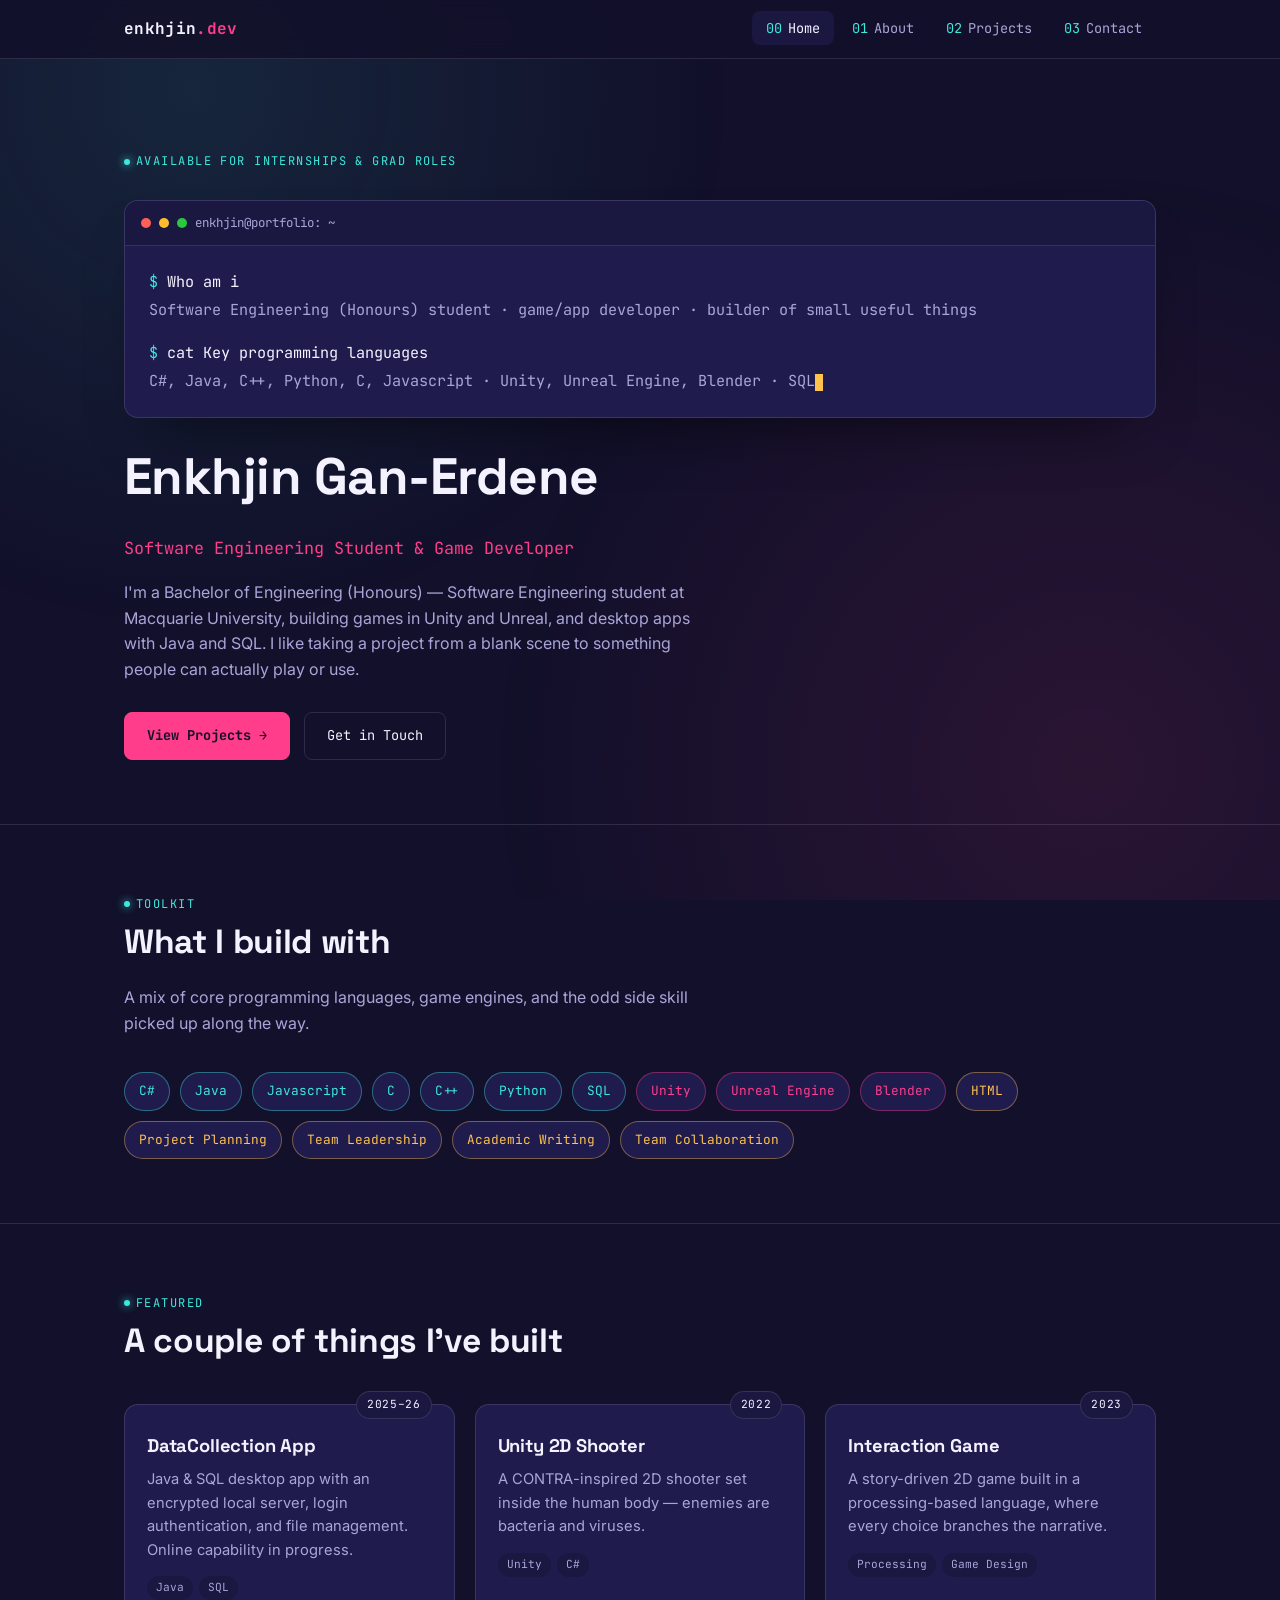
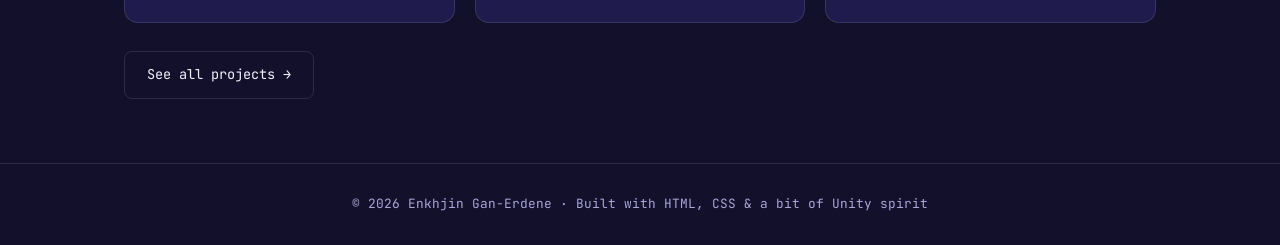
<file: index.html>
<!DOCTYPE html>
<html lang="en">
<head>
<meta charset="UTF-8">
<meta name="viewport" content="width=device-width, initial-scale=1.0">
<title>Enkhjin Gan-Erdene — Software Engineer</title>
<meta name="description" content="Portfolio and CV of Enkhjin Gan-Erdene, Software Engineering student and game developer.">
<link rel="preconnect" href="https://fonts.googleapis.com">
<link href="https://fonts.googleapis.com/css2?family=Space+Grotesk:wght@500;700&family=Inter:wght@400;500;600&family=JetBrains+Mono:wght@400;500;700&display=swap" rel="stylesheet">
<link rel="stylesheet" href="style.css">
</head>
<body>

<nav class="hud">
  <div class="hud-inner">
    <a class="hud-logo" href="index.html">enkhjin<span>.dev</span></a>
    <ul class="hud-links">
      <li><a href="index.html" aria-current="page"><span class="idx">00</span>Home</a></li>
      <li><a href="about.html"><span class="idx">01</span>About</a></li>
      <li><a href="projects.html"><span class="idx">02</span>Projects</a></li>
      <li><a href="contact.html"><span class="idx">03</span>Contact</a></li>
    </ul>
  </div>
</nav>

<header class="hero">
  <div class="wrap">
    <span class="eyebrow">Available for internships &amp; grad roles</span>

    <div class="terminal">
      <div class="terminal-bar">
        <span class="dot r"></span><span class="dot y"></span><span class="dot g"></span>
        <span>enkhjin@portfolio: ~</span>
      </div>
      <div class="terminal-body">
        <div><span class="prompt">$</span> <span class="cmd">Who am i</span></div>
        <div class="out">Software Engineering (Honours) student · game/app developer · builder of small useful things</div>
        <div><span class="prompt">$</span> <span class="cmd">cat</span> Key programming languages</div>
        <div class="out">C#, Java, C++, Python, C, Javascript · Unity, Unreal Engine, Blender · SQL<span class="cursor"></span></div>
      </div>
    </div>

    <h1 class="hero-name">Enkhjin Gan-Erdene</h1>
    <p class="hero-title">Software Engineering Student &amp; Game Developer</p>
    <p class="hero-lede">
      I'm a Bachelor of Engineering (Honours) — Software Engineering student at Macquarie University,
      building games in Unity and Unreal, and desktop apps with Java and SQL. I like taking a project
      from a blank scene to something people can actually play or use.
    </p>

    <div class="btn-row">
      <a class="btn btn-primary" href="projects.html">View Projects →</a>
      <a class="btn btn-ghost" href="contact.html">Get in Touch</a>
    </div>
  </div>
</header>

<section class="section">
  <div class="wrap">
    <div class="section-head">
      <span class="eyebrow">Toolkit</span>
      <h2>What I build with</h2>
      <p>A mix of core programming languages, game engines, and the odd side skill picked up along the way.</p>
    </div>

    <div class="chip-row">
      <span class="chip cyan">C#</span>
      <span class="chip cyan">Java</span>
      <span class="chip cyan">Javascript</span>
      <span class="chip cyan">C</span>
      <span class="chip cyan">C++</span>
      <span class="chip cyan">Python</span>
      <span class="chip cyan">SQL</span>
      <span class="chip magenta">Unity</span>
      <span class="chip magenta">Unreal Engine</span>
      <span class="chip magenta">Blender</span>
      <span class="chip amber">HTML</span>
      <span class="chip amber">Project Planning</span>
      <span class="chip amber">Team Leadership</span>
      <span class="chip amber">Academic Writing</span>
      <span class="chip amber">Team Collaboration</span>
    </div>
  </div>
</section>

<section class="section">
  <div class="wrap">
    <div class="section-head">
      <span class="eyebrow">Featured</span>
      <h2>A couple of things I've built</h2>
    </div>

    <div class="grid">
      <div class="card">
        <span class="card-tag">2025–26</span>
        <h3>DataCollection App</h3>
        <p>Java &amp; SQL desktop app with an encrypted local server, login authentication, and file management. Online capability in progress.</p>
        <div class="card-tags"><span class="tag-sm">Java</span><span class="tag-sm">SQL</span></div>
      </div>
      <div class="card">
        <span class="card-tag">2022</span>
        <h3>Unity 2D Shooter</h3>
        <p>A CONTRA-inspired 2D shooter set inside the human body — enemies are bacteria and viruses.</p>
        <div class="card-tags"><span class="tag-sm">Unity</span><span class="tag-sm">C#</span></div>
      </div>
      <div class="card">
        <span class="card-tag">2023</span>
        <h3>Interaction Game</h3>
        <p>A story-driven 2D game built in a processing-based language, where every choice branches the narrative.</p>
        <div class="card-tags"><span class="tag-sm">Processing</span><span class="tag-sm">Game Design</span></div>
      </div>
    </div>

    <div style="margin-top: 28px;">
      <a class="btn btn-ghost" href="projects.html">See all projects →</a>
    </div>
  </div>
</section>

<footer class="site-footer">
  <div class="wrap">© 2026 Enkhjin Gan-Erdene · Built with HTML, CSS &amp; a bit of Unity spirit</div>
</footer>

</body>
</html>
</file>
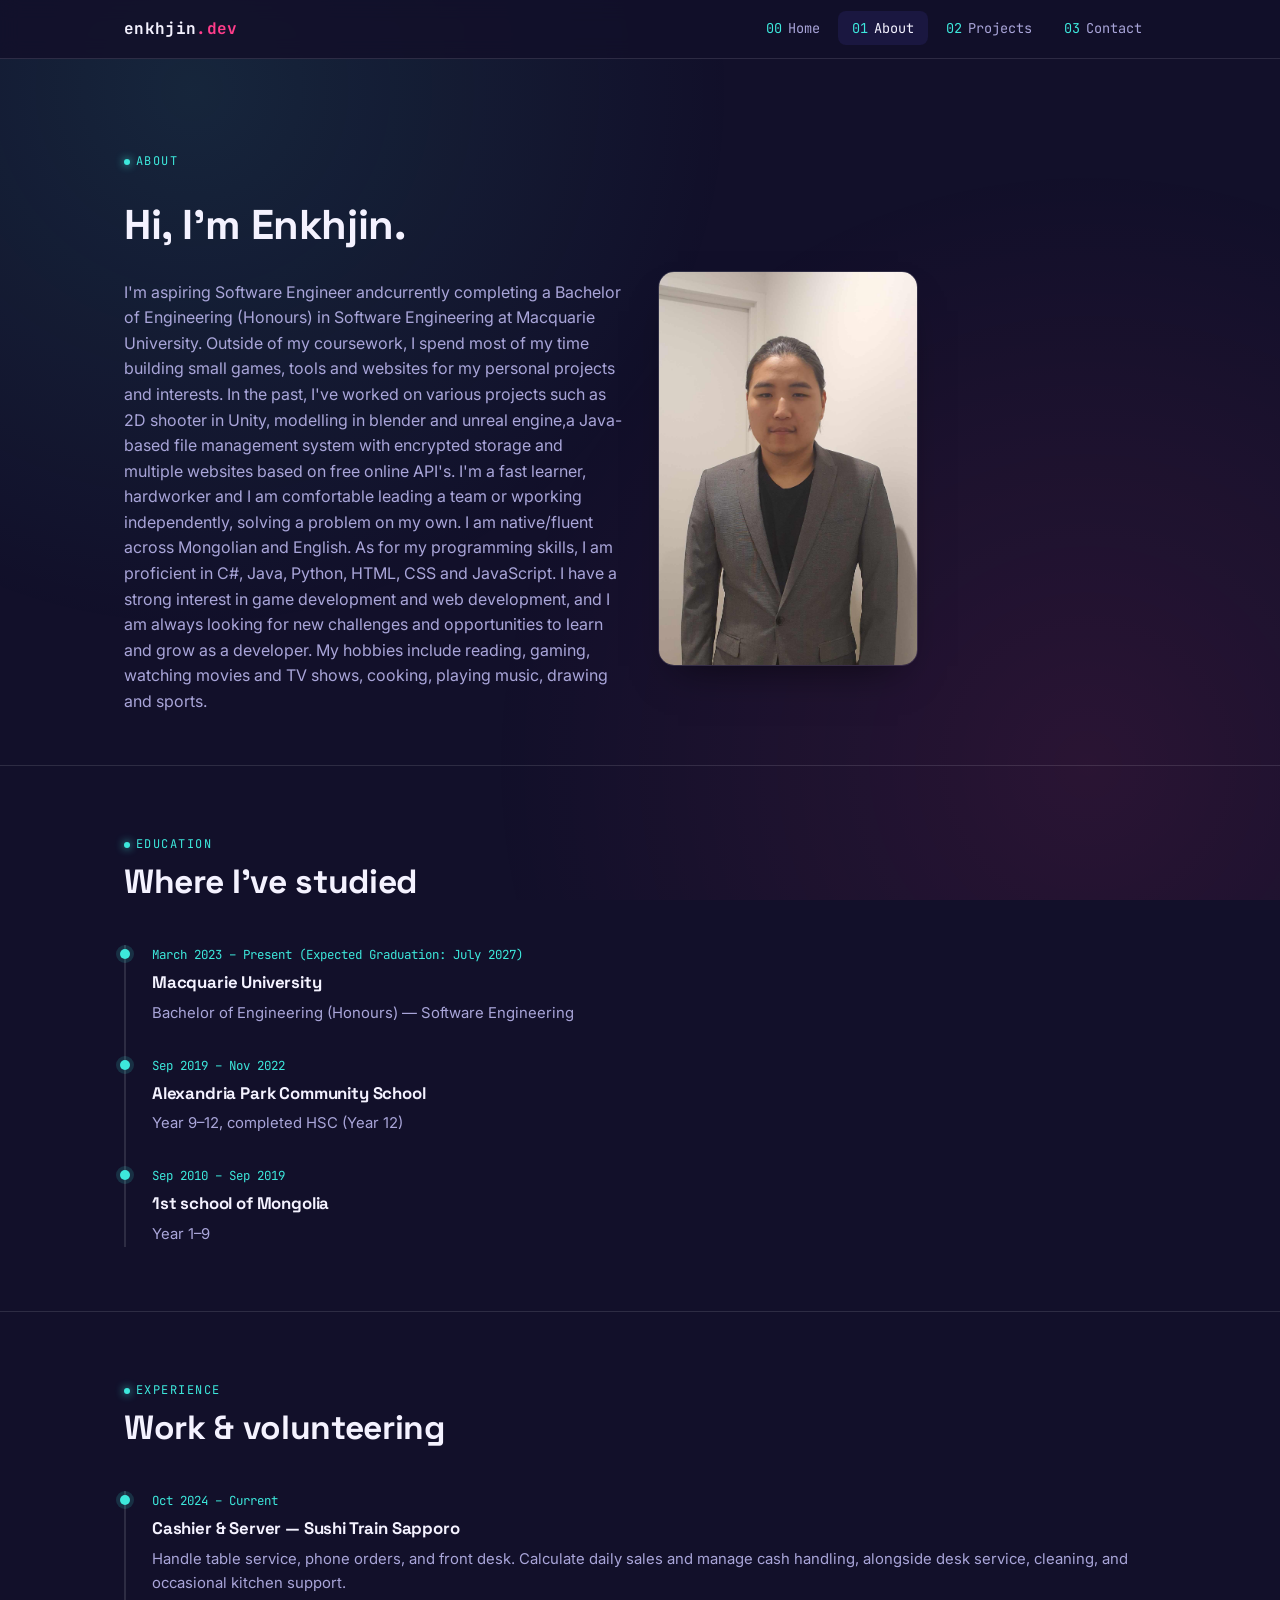
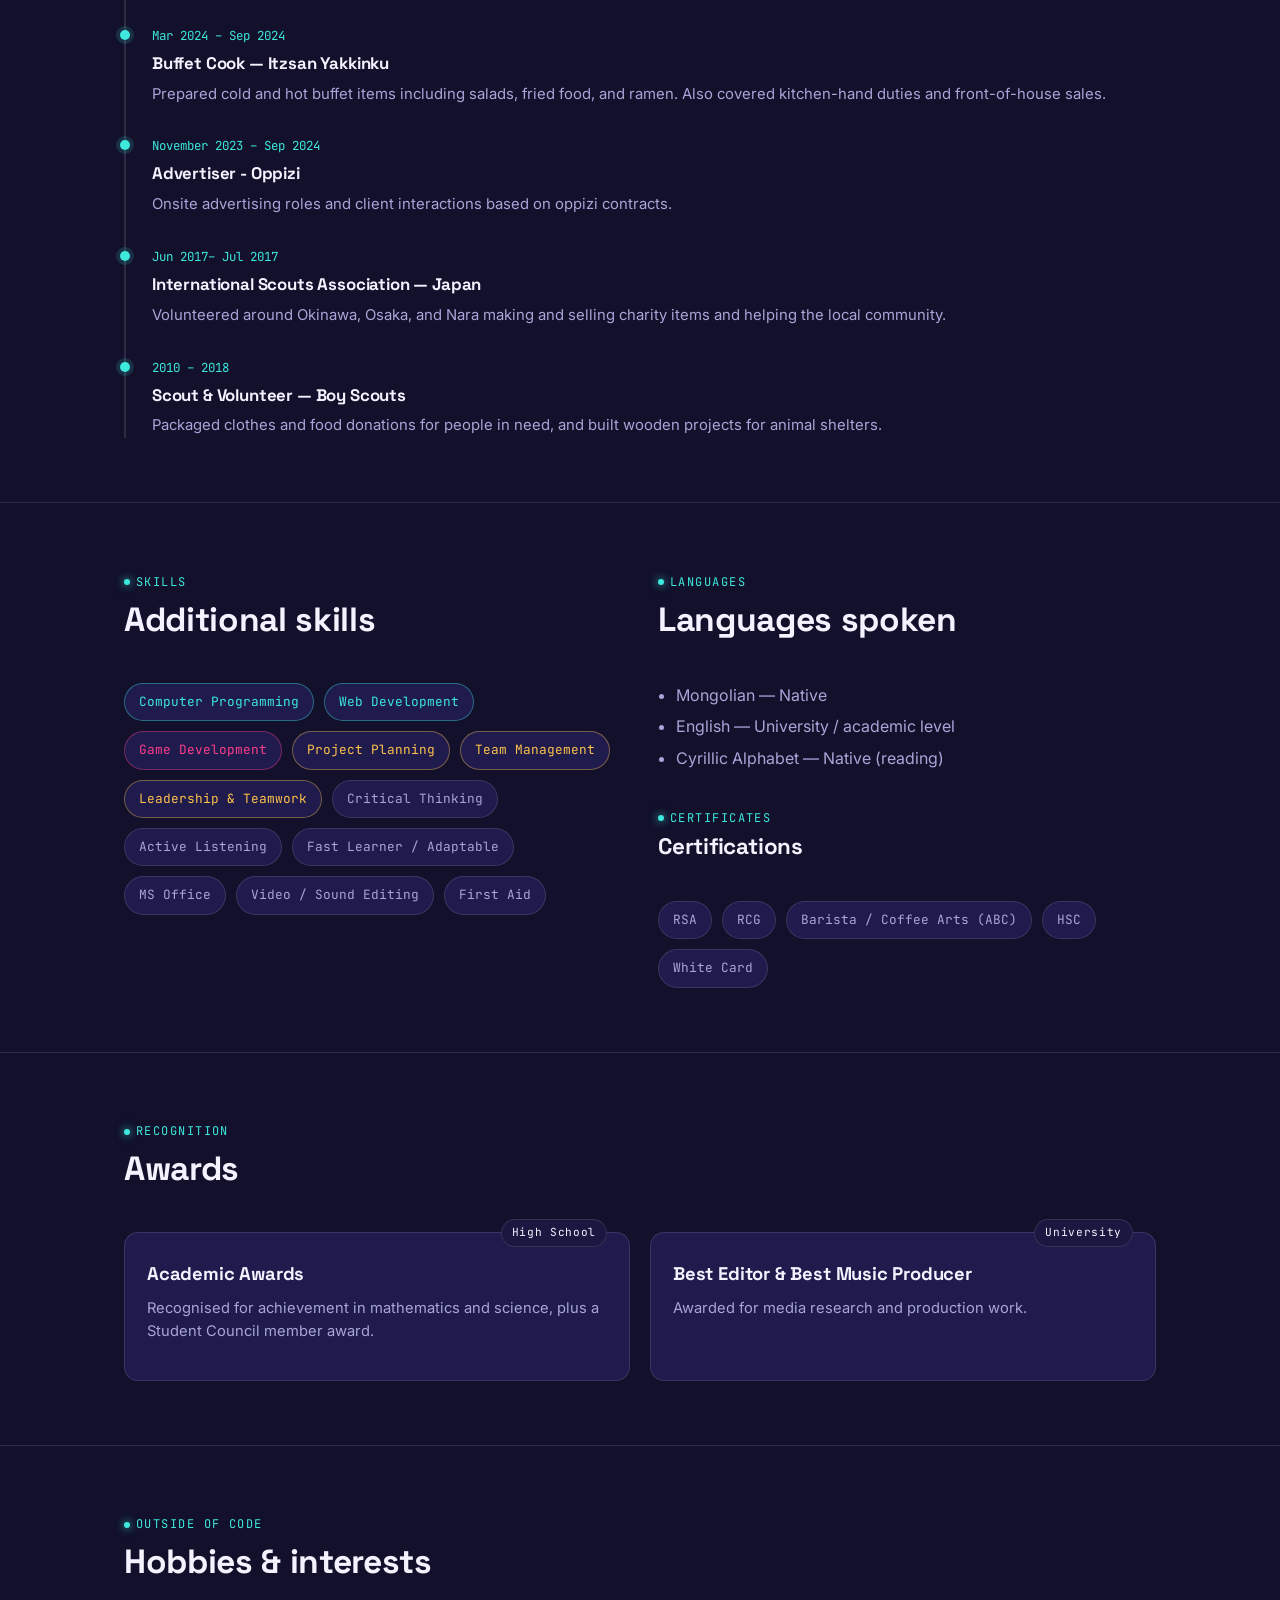
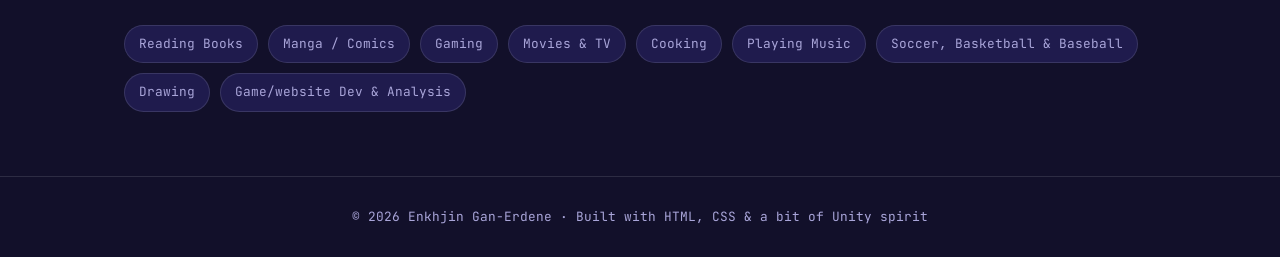
<file: about.html>
<!DOCTYPE html>
<html lang="en">
<head>
<meta charset="UTF-8">
<meta name="viewport" content="width=device-width, initial-scale=1.0">
<title>About — Enkhjin Gan-Erdene</title>
<link rel="preconnect" href="https://fonts.googleapis.com">
<link href="https://fonts.googleapis.com/css2?family=Space+Grotesk:wght@500;700&family=Inter:wght@400;500;600&family=JetBrains+Mono:wght@400;500;700&display=swap" rel="stylesheet">
<link rel="stylesheet" href="style.css">
</head>
<body>

<nav class="hud">
  <div class="hud-inner">
    <a class="hud-logo" href="index.html">enkhjin<span>.dev</span></a>
    <ul class="hud-links">
      <li><a href="index.html"><span class="idx">00</span>Home</a></li>
      <li><a href="about.html" aria-current="page"><span class="idx">01</span>About</a></li>
      <li><a href="projects.html"><span class="idx">02</span>Projects</a></li>
      <li><a href="contact.html"><span class="idx">03</span>Contact</a></li>
    </ul>
  </div>
</nav>

<header class="hero" style="padding-bottom: 20px;">
  <div class="wrap">
    <span class="eyebrow">About</span>
    <div class="cols-2" style="margin-top: 20px; align-items: center;">
      <div>
        <h1 style="font-size: clamp(1.8rem, 4vw, 2.6rem);">Hi, I'm Enkhjin.</h1>
        <p class="hero-lede">
          I'm aspiring Software Engineer andcurrently completing a Bachelor of Engineering (Honours) in Software Engineering
          at Macquarie University. Outside of my coursework, I spend most of my time building small games, tools and websites for my personal projects and interests.
          In the past, I've worked on various projects such as 2D shooter in Unity, modelling in blender and unreal engine,a Java-based file management system
          with encrypted storage and multiple websites based on free online API's. I'm a fast learner, hardworker and I am comfortable leading a team or wporking independently,
          solving a problem on my own. I am native/fluent across Mongolian and English. As for my programming skills, I am proficient in C#, Java, Python, HTML, CSS and JavaScript.
          I have a strong interest in game development and web development, and I am always looking for new challenges and opportunities to learn and grow as a developer.
          My hobbies include reading, gaming, watching movies and TV shows, cooking, playing music, drawing and sports.
        </p>
      </div>
      <img class="about-photo" src="profile.jpg" alt="Portrait of Enkhjin Gan-Erdene">
    </div>
  </div>
</header>

<section class="section">
  <div class="wrap">
    <div class="section-head">
      <span class="eyebrow">Education</span>
      <h2>Where I've studied</h2>
    </div>
    <div class="timeline">
      <div class="timeline-item">
        <span class="timeline-date">March 2023 – Present (Expected Graduation: July 2027)</span>
        <h3>Macquarie University</h3>
        <p>Bachelor of Engineering (Honours) — Software Engineering</p>
      </div>
      <div class="timeline-item">
        <span class="timeline-date">Sep 2019 – Nov 2022</span>
        <h3>Alexandria Park Community School</h3>
        <p>Year 9–12, completed HSC (Year 12)</p>
      </div>
      <div class="timeline-item">
        <span class="timeline-date">Sep 2010 – Sep 2019</span>
        <h3>1st school of Mongolia</h3>
        <p>Year 1–9</p>
      </div>
    </div>
  </div>
</section>

<section class="section">
  <div class="wrap">
    <div class="section-head">
      <span class="eyebrow">Experience</span>
      <h2>Work &amp; volunteering</h2>
    </div>
    <div class="timeline">
      <div class="timeline-item">
        <span class="timeline-date">Oct 2024 – Current</span>
        <h3>Cashier &amp; Server — Sushi Train Sapporo</h3>
        <p>Handle table service, phone orders, and front desk. Calculate daily sales and manage cash handling, alongside desk service, cleaning, and occasional kitchen support.</p>
      </div>
      <div class="timeline-item">
        <span class="timeline-date">Mar 2024 – Sep 2024</span>
        <h3>Buffet Cook — Itzsan Yakkinku</h3>
        <p>Prepared cold and hot buffet items including salads, fried food, and ramen. Also covered kitchen-hand duties and front-of-house sales.</p>
      </div>
      <div class="timeline-item">
        <span class="timeline-date">November 2023 – Sep 2024</span>
        <h3>Advertiser - Oppizi</h3>
        <p>Onsite advertising roles and client interactions based on oppizi contracts.</p>
      </div>
      <div class="timeline-item">
        <span class="timeline-date">Jun 2017– Jul 2017</span>
        <h3>International Scouts Association — Japan</h3>
        <p>Volunteered around Okinawa, Osaka, and Nara making and selling charity items and helping the local community.</p>
      </div>
      <div class="timeline-item">
        <span class="timeline-date">2010 – 2018</span>
        <h3>Scout &amp; Volunteer — Boy Scouts</h3>
        <p>Packaged clothes and food donations for people in need, and built wooden projects for animal shelters.</p>
      </div>
    </div>
  </div>
</section>

<section class="section">
  <div class="wrap">
    <div class="cols-2">
      <div>
        <div class="section-head">
          <span class="eyebrow">Skills</span>
          <h2>Additional skills</h2>
        </div>
        <div class="chip-row">
          <span class="chip cyan">Computer Programming</span>
          <span class="chip cyan">Web Development</span>
          <span class="chip magenta">Game Development</span>
          <span class="chip amber">Project Planning</span>
          <span class="chip amber">Team Management</span>
          <span class="chip amber">Leadership &amp; Teamwork</span>
          <span class="chip">Critical Thinking</span>
          <span class="chip">Active Listening</span>
          <span class="chip">Fast Learner / Adaptable</span>
          <span class="chip">MS Office</span>
          <span class="chip">Video / Sound Editing</span>
          <span class="chip">First Aid</span>
        </div>
      </div>
      <div>
        <div class="section-head">
          <span class="eyebrow">Languages</span>
          <h2>Languages spoken</h2>
        </div>
        <ul class="plain">
          <li>Mongolian — Native</li>
          <li>English — University / academic level</li>
          <li>Cyrillic Alphabet — Native (reading)</li>
        </ul>

        <div class="section-head" style="margin-top: 32px;">
          <span class="eyebrow">Certificates</span>
          <h2 style="font-size: 1.4rem;">Certifications</h2>
        </div>
        <div class="chip-row">
          <span class="chip">RSA</span>
          <span class="chip">RCG</span>
          <span class="chip">Barista / Coffee Arts (ABC)</span>
          <span class="chip">HSC</span>
          <span class="chip">White Card</span>
        </div>
      </div>
    </div>
  </div>
</section>

<section class="section">
  <div class="wrap">
    <div class="section-head">
      <span class="eyebrow">Recognition</span>
      <h2>Awards</h2>
    </div>
    <div class="grid">
      <div class="card">
        <span class="card-tag">High School</span>
        <h3>Academic Awards</h3>
        <p>Recognised for achievement in mathematics and science, plus a Student Council member award.</p>
      </div>
      <div class="card">
        <span class="card-tag">University</span>
        <h3>Best Editor &amp; Best Music Producer</h3>
        <p>Awarded for media research and production work.</p>
      </div>
    </div>
  </div>
</section>

<section class="section">
  <div class="wrap">
    <div class="section-head">
      <span class="eyebrow">Outside of code</span>
      <h2>Hobbies &amp; interests</h2>
    </div>
    <div class="chip-row">
      <span class="chip">Reading Books</span>
      <span class="chip">Manga / Comics</span>
      <span class="chip">Gaming</span>
      <span class="chip">Movies &amp; TV</span>
      <span class="chip">Cooking</span>
      <span class="chip">Playing Music</span>
      <span class="chip">Soccer, Basketball &amp; Baseball</span>
      <span class="chip">Drawing</span>
      <span class="chip">Game/website Dev &amp; Analysis</span>
    </div>
  </div>
</section>

<footer class="site-footer">
  <div class="wrap">© 2026 Enkhjin Gan-Erdene · Built with HTML, CSS &amp; a bit of Unity spirit</div>
</footer>

</body>
</html>
</file>
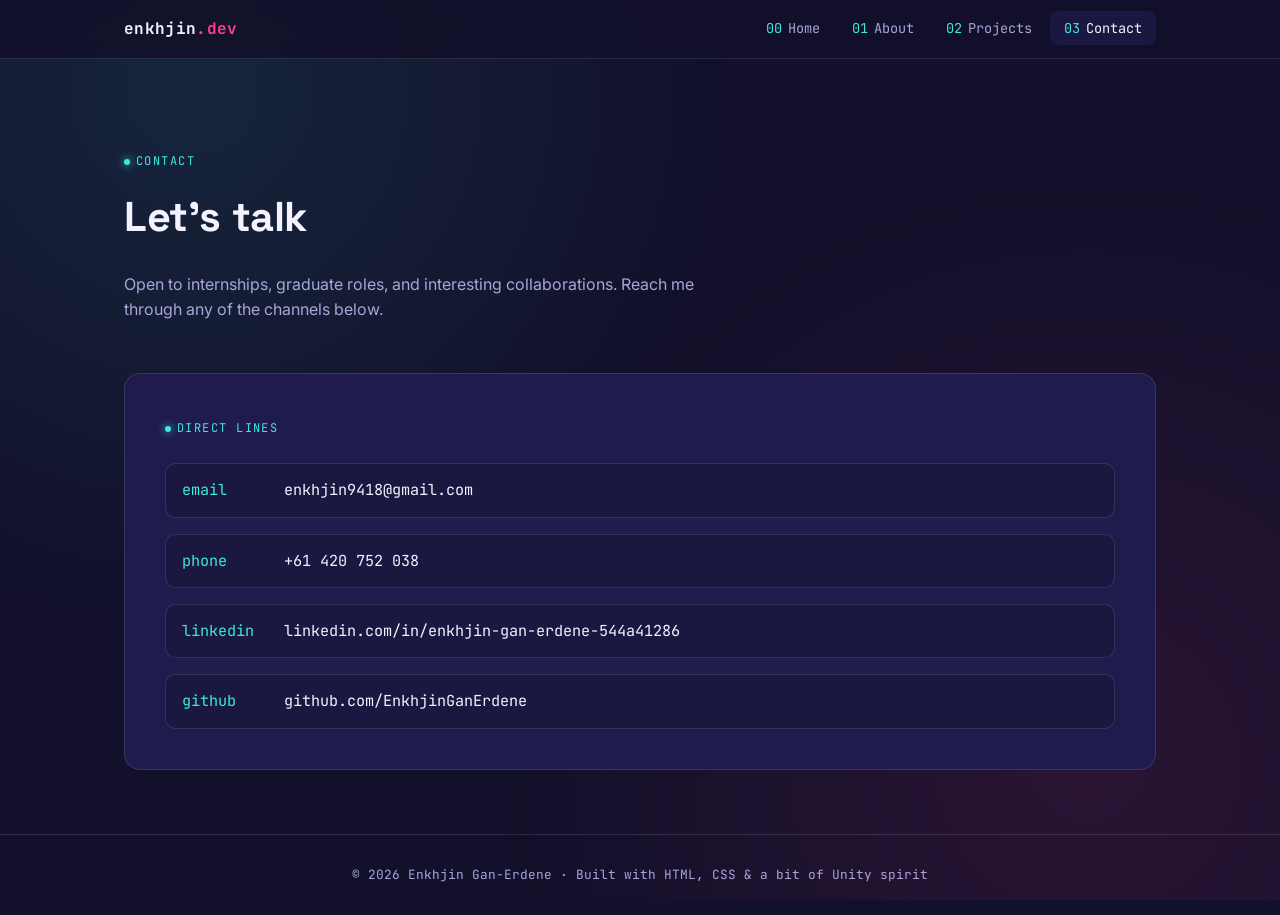
<file: contact.html>
<!DOCTYPE html>
<html lang="en">
<head>
<meta charset="UTF-8">
<meta name="viewport" content="width=device-width, initial-scale=1.0">
<title>Contact — Enkhjin Gan-Erdene</title>
<link rel="preconnect" href="https://fonts.googleapis.com">
<link href="https://fonts.googleapis.com/css2?family=Space+Grotesk:wght@500;700&family=Inter:wght@400;500;600&family=JetBrains+Mono:wght@400;500;700&display=swap" rel="stylesheet">
<link rel="stylesheet" href="style.css">
</head>
<body>

<nav class="hud">
  <div class="hud-inner">
    <a class="hud-logo" href="index.html">enkhjin<span>.dev</span></a>
    <ul class="hud-links">
      <li><a href="index.html"><span class="idx">00</span>Home</a></li>
      <li><a href="about.html"><span class="idx">01</span>About</a></li>
      <li><a href="projects.html"><span class="idx">02</span>Projects</a></li>
      <li><a href="contact.html" aria-current="page"><span class="idx">03</span>Contact</a></li>
    </ul>
  </div>
</nav>

<header class="hero" style="padding-bottom: 20px;">
  <div class="wrap">
    <span class="eyebrow">Contact</span>
    <h1 style="font-size: clamp(1.8rem, 4vw, 2.6rem); margin-top: 12px;">Let's talk</h1>
    <p class="hero-lede">Open to internships, graduate roles, and interesting collaborations. Reach me through any of the channels below.</p>
  </div>
</header>

<section class="section" style="border-top: none; padding-top: 0;">
  <div class="wrap">
    <div class="contact-card">
      <span class="eyebrow">Direct lines</span>
      <ul class="contact-list">
        <li><span class="k">email</span> <a href="mailto:enkhjin9418@gmail.com">enkhjin9418@gmail.com</a></li>
        <li><span class="k">phone</span> <a href="tel:+61420752038">+61 420 752 038</a></li>
        <li><span class="k">linkedin</span> <a href="https://www.linkedin.com/in/enkhjin-gan-erdene-544a41286" target="_blank" rel="noopener">linkedin.com/in/enkhjin-gan-erdene-544a41286</a></li>
        <li><span class="k">github</span> <a href="https://github.com/EnkhjinGanErdene" target="_blank" rel="noopener">github.com/EnkhjinGanErdene</a></li>
      </ul>
    </div>
  </div>
</section>

<footer class="site-footer">
  <div class="wrap">© 2026 Enkhjin Gan-Erdene · Built with HTML, CSS &amp; a bit of Unity spirit</div>
</footer>

</body>
</html>
</file>
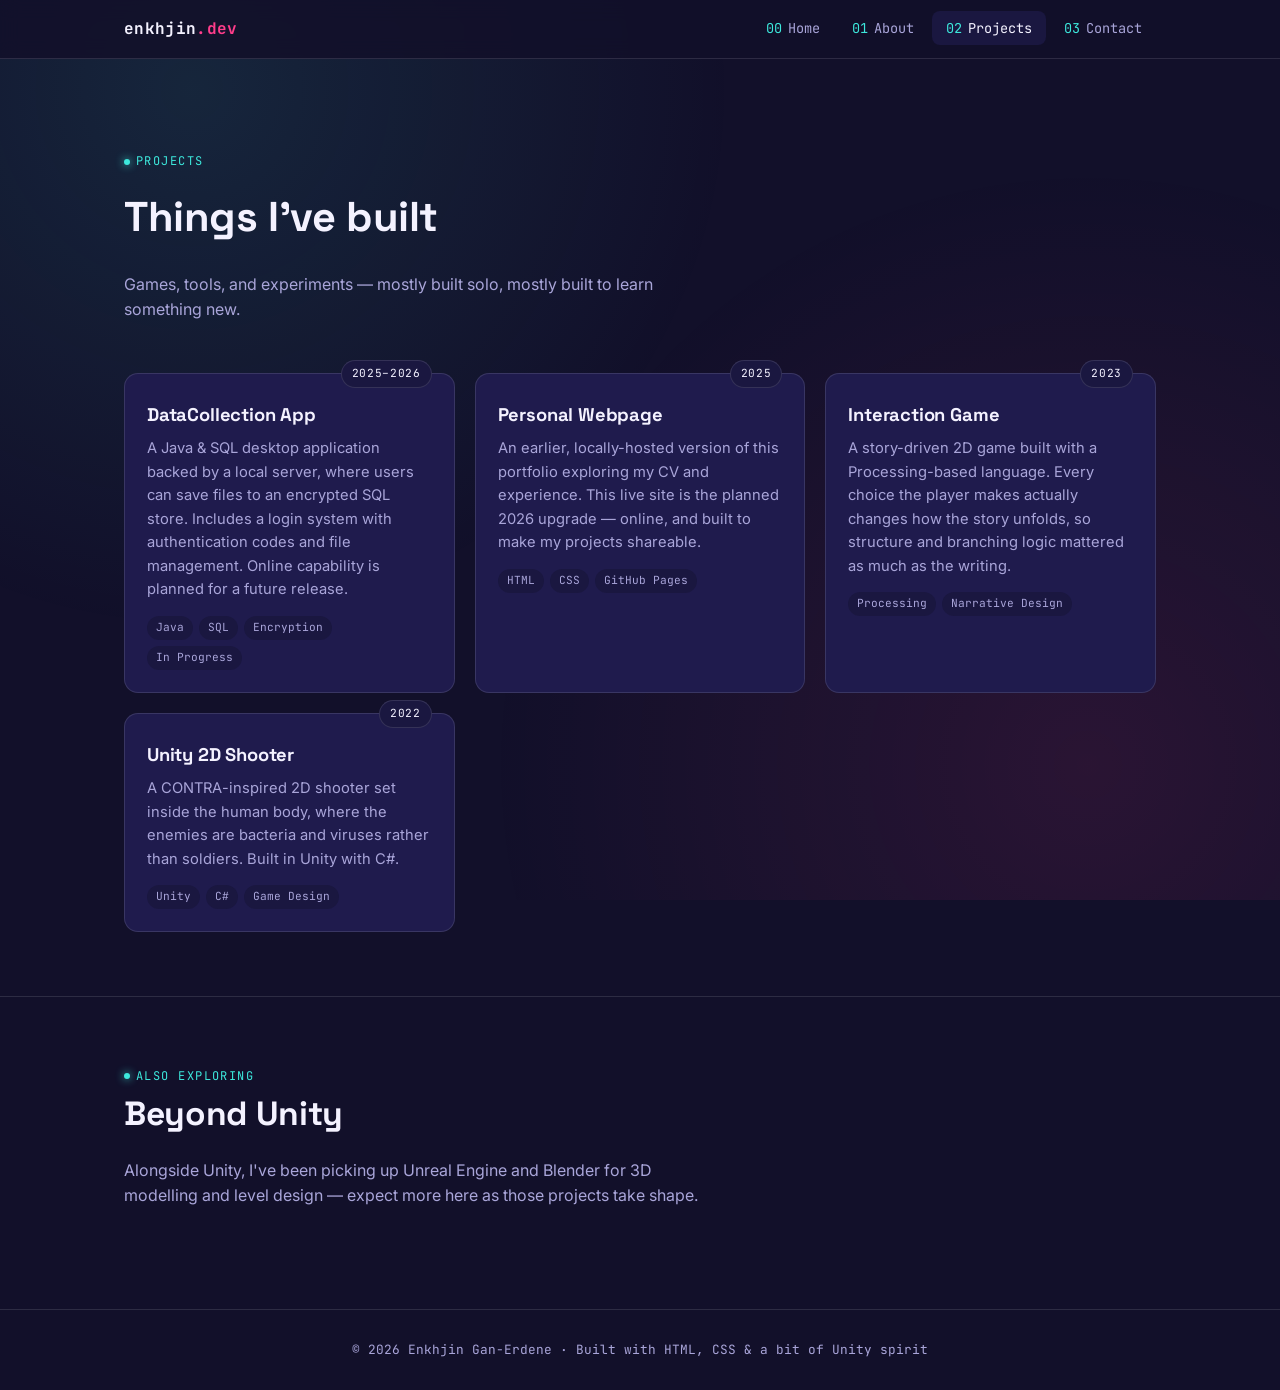
<file: projects.html>
<!DOCTYPE html>
<html lang="en">
<head>
<meta charset="UTF-8">
<meta name="viewport" content="width=device-width, initial-scale=1.0">
<title>Projects — Enkhjin Gan-Erdene</title>
<link rel="preconnect" href="https://fonts.googleapis.com">
<link href="https://fonts.googleapis.com/css2?family=Space+Grotesk:wght@500;700&family=Inter:wght@400;500;600&family=JetBrains+Mono:wght@400;500;700&display=swap" rel="stylesheet">
<link rel="stylesheet" href="style.css">
</head>
<body>

<nav class="hud">
  <div class="hud-inner">
    <a class="hud-logo" href="index.html">enkhjin<span>.dev</span></a>
    <ul class="hud-links">
      <li><a href="index.html"><span class="idx">00</span>Home</a></li>
      <li><a href="about.html"><span class="idx">01</span>About</a></li>
      <li><a href="projects.html" aria-current="page"><span class="idx">02</span>Projects</a></li>
      <li><a href="contact.html"><span class="idx">03</span>Contact</a></li>
    </ul>
  </div>
</nav>

<header class="hero" style="padding-bottom: 20px;">
  <div class="wrap">
    <span class="eyebrow">Projects</span>
    <h1 style="font-size: clamp(1.8rem, 4vw, 2.6rem); margin-top: 12px;">Things I've built</h1>
    <p class="hero-lede">Games, tools, and experiments — mostly built solo, mostly built to learn something new.</p>
  </div>
</header>

<section class="section" style="border-top: none; padding-top: 0;">
  <div class="wrap">
    <div class="grid">

      <div class="card">
        <span class="card-tag">2025–2026</span>
        <h3>DataCollection App</h3>
        <p>A Java &amp; SQL desktop application backed by a local server, where users can save files to an encrypted SQL store. Includes a login system with authentication codes and file management. Online capability is planned for a future release.</p>
        <div class="card-tags">
          <span class="tag-sm">Java</span>
          <span class="tag-sm">SQL</span>
          <span class="tag-sm">Encryption</span>
          <span class="tag-sm">In Progress</span>
        </div>
      </div>

      <div class="card">
        <span class="card-tag">2025</span>
        <h3>Personal Webpage</h3>
        <p>An earlier, locally-hosted version of this portfolio exploring my CV and experience. This live site is the planned 2026 upgrade — online, and built to make my projects shareable.</p>
        <div class="card-tags">
          <span class="tag-sm">HTML</span>
          <span class="tag-sm">CSS</span>
          <span class="tag-sm">GitHub Pages</span>
        </div>
      </div>

      <div class="card">
        <span class="card-tag">2023</span>
        <h3>Interaction Game</h3>
        <p>A story-driven 2D game built with a Processing-based language. Every choice the player makes actually changes how the story unfolds, so structure and branching logic mattered as much as the writing.</p>
        <div class="card-tags">
          <span class="tag-sm">Processing</span>
          <span class="tag-sm">Narrative Design</span>
        </div>
      </div>

      <div class="card">
        <span class="card-tag">2022</span>
        <h3>Unity 2D Shooter</h3>
        <p>A CONTRA-inspired 2D shooter set inside the human body, where the enemies are bacteria and viruses rather than soldiers. Built in Unity with C#.</p>
        <div class="card-tags">
          <span class="tag-sm">Unity</span>
          <span class="tag-sm">C#</span>
          <span class="tag-sm">Game Design</span>
        </div>
      </div>

    </div>
  </div>
</section>

<section class="section">
  <div class="wrap">
    <div class="section-head">
      <span class="eyebrow">Also exploring</span>
      <h2>Beyond Unity</h2>
      <p>Alongside Unity, I've been picking up Unreal Engine and Blender for 3D modelling and level design — expect more here as those projects take shape.</p>
    </div>
  </div>
</section>

<footer class="site-footer">
  <div class="wrap">© 2026 Enkhjin Gan-Erdene · Built with HTML, CSS &amp; a bit of Unity spirit</div>
</footer>

</body>
</html>
</file>
<file: style.css>
/* ===== Design tokens ===== */
:root {
  --bg: #12102A;
  --bg-soft: #1A1740;
  --bg-card: #1F1B4D;
  --text: #F4F2FF;
  --text-dim: #A9A5D9;
  --cyan: #3DE8DC;
  --magenta: #FF3D8B;
  --amber: #FFC24B;
  --border: rgba(244, 242, 255, 0.12);

  --font-display: "Space Grotesk", sans-serif;
  --font-body: "Inter", sans-serif;
  --font-mono: "JetBrains Mono", monospace;
}

* { box-sizing: border-box; }

html { scroll-behavior: smooth; }

body {
  margin: 0;
  background: var(--bg);
  color: var(--text);
  font-family: var(--font-body);
  line-height: 1.6;
  -webkit-font-smoothing: antialiased;
}

body::before {
  content: "";
  position: fixed;
  inset: 0;
  z-index: -1;
  background:
    radial-gradient(circle at 15% 10%, rgba(61, 232, 220, 0.10), transparent 40%),
    radial-gradient(circle at 85% 85%, rgba(255, 61, 139, 0.10), transparent 45%);
}

a { color: inherit; text-decoration: none; }

img { max-width: 100%; display: block; }

h1, h2, h3 {
  font-family: var(--font-display);
  margin: 0 0 0.5em 0;
  letter-spacing: -0.01em;
}

.eyebrow {
  font-family: var(--font-mono);
  font-size: 0.75rem;
  letter-spacing: 0.12em;
  text-transform: uppercase;
  color: var(--cyan);
  display: inline-flex;
  align-items: center;
  gap: 0.5em;
}

.eyebrow::before {
  content: "";
  width: 6px;
  height: 6px;
  border-radius: 50%;
  background: var(--cyan);
  box-shadow: 0 0 8px var(--cyan);
}

.wrap {
  max-width: 1080px;
  margin: 0 auto;
  padding: 0 24px;
}

:focus-visible {
  outline: 2px solid var(--amber);
  outline-offset: 3px;
}

/* ===== Nav (HUD bar) ===== */
.hud {
  position: sticky;
  top: 0;
  z-index: 50;
  background: rgba(18, 16, 42, 0.85);
  backdrop-filter: blur(10px);
  border-bottom: 1px solid var(--border);
}

.hud-inner {
  max-width: 1080px;
  margin: 0 auto;
  padding: 16px 24px;
  display: flex;
  align-items: center;
  justify-content: space-between;
}

.hud-logo {
  font-family: var(--font-mono);
  font-weight: 700;
  font-size: 1rem;
  letter-spacing: 0.02em;
}

.hud-logo span { color: var(--magenta); }

.hud-links {
  display: flex;
  gap: 4px;
  list-style: none;
  margin: 0;
  padding: 0;
  font-family: var(--font-mono);
  font-size: 0.85rem;
}

.hud-links a {
  padding: 8px 14px;
  border-radius: 8px;
  color: var(--text-dim);
  transition: color 0.15s, background 0.15s;
}

.hud-links a:hover,
.hud-links a[aria-current="page"] {
  color: var(--text);
  background: var(--bg-soft);
}

.hud-links li:before {
  content: none;
}

.hud-links .idx {
  color: var(--cyan);
  margin-right: 6px;
}

.hud-toggle {
  display: none;
}

@media (max-width: 640px) {
  .hud-links { gap: 2px; }
  .hud-links a { padding: 8px 10px; font-size: 0.78rem; }
}

/* ===== Hero / terminal ===== */
.hero {
  padding: 88px 0 64px;
}

.terminal {
  background: var(--bg-card);
  border: 1px solid var(--border);
  border-radius: 14px;
  overflow: hidden;
  box-shadow: 0 30px 60px -30px rgba(0,0,0,0.6);
  margin-top: 28px;
}

.terminal-bar {
  display: flex;
  align-items: center;
  gap: 8px;
  padding: 12px 16px;
  background: var(--bg-soft);
  border-bottom: 1px solid var(--border);
  font-family: var(--font-mono);
  font-size: 0.78rem;
  color: var(--text-dim);
}

.dot { width: 10px; height: 10px; border-radius: 50%; }
.dot.r { background: #FF5F57; }
.dot.y { background: #FEBC2E; }
.dot.g { background: #28C840; }

.terminal-body {
  padding: 24px;
  font-family: var(--font-mono);
  font-size: 0.95rem;
}

.terminal-body .prompt { color: var(--cyan); }
.terminal-body .cmd { color: var(--text); }
.terminal-body .out { color: var(--text-dim); margin: 4px 0 18px; }
.terminal-body .out:last-child { margin-bottom: 0; }

.cursor {
  display: inline-block;
  width: 8px;
  height: 1.1em;
  background: var(--amber);
  vertical-align: text-bottom;
  animation: blink 1s steps(1) infinite;
}

@keyframes blink { 50% { opacity: 0; } }

@media (prefers-reduced-motion: reduce) {
  .cursor { animation: none; }
}

.hero-name {
  font-size: clamp(2.1rem, 5vw, 3.2rem);
  margin: 18px 0 6px;
}

.hero-title {
  font-family: var(--font-mono);
  color: var(--magenta);
  font-size: 1.05rem;
  margin-bottom: 18px;
}

.hero-lede {
  max-width: 60ch;
  color: var(--text-dim);
  margin-bottom: 30px;
}

.btn-row { display: flex; gap: 14px; flex-wrap: wrap; }

.btn {
  font-family: var(--font-mono);
  font-size: 0.85rem;
  padding: 12px 22px;
  border-radius: 8px;
  border: 1px solid var(--border);
  transition: transform 0.15s, border-color 0.15s, background 0.15s;
  display: inline-flex;
  align-items: center;
  gap: 8px;
}

.btn-primary {
  background: var(--magenta);
  color: #12102A;
  border-color: var(--magenta);
  font-weight: 700;
}

.btn-primary:hover { transform: translateY(-2px); }

.btn-ghost:hover {
  border-color: var(--cyan);
  color: var(--cyan);
  transform: translateY(-2px);
}

/* ===== Sections ===== */
.section {
  padding: 64px 0;
  border-top: 1px solid var(--border);
}

.section-head { margin-bottom: 36px; }

.section-head h2 { font-size: clamp(1.6rem, 3vw, 2.1rem); }

.section-head p { color: var(--text-dim); max-width: 60ch; }

/* Skill chips */
.chip-row {
  display: flex;
  flex-wrap: wrap;
  gap: 10px;
}

.chip {
  font-family: var(--font-mono);
  font-size: 0.8rem;
  padding: 8px 14px;
  border-radius: 999px;
  border: 1px solid var(--border);
  background: var(--bg-card);
  color: var(--text-dim);
}

.chip.cyan { border-color: rgba(61,232,220,0.4); color: var(--cyan); }
.chip.magenta { border-color: rgba(255,61,139,0.4); color: var(--magenta); }
.chip.amber { border-color: rgba(255,194,75,0.4); color: var(--amber); }

/* Cards grid (save-slot style) */
.grid {
  display: grid;
  grid-template-columns: repeat(auto-fit, minmax(260px, 1fr));
  gap: 20px;
}

.card {
  position: relative;
  background: var(--bg-card);
  border: 1px solid var(--border);
  border-radius: 14px;
  padding: 26px 22px 22px;
  transition: transform 0.15s, border-color 0.15s;
}

.card:hover { transform: translateY(-4px); border-color: var(--border); }

.card-tag {
  position: absolute;
  top: 0;
  right: 22px;
  transform: translateY(-50%);
  font-family: var(--font-mono);
  font-size: 0.7rem;
  padding: 4px 10px;
  border-radius: 999px;
  background: var(--bg-soft);
  border: 1px solid var(--border);
  letter-spacing: 0.06em;
}

.card h3 { font-size: 1.15rem; margin-bottom: 8px; }
.card p { color: var(--text-dim); font-size: 0.92rem; margin: 0 0 14px; }

.card-tags {
  display: flex;
  flex-wrap: wrap;
  gap: 6px;
}

.tag-sm {
  font-family: var(--font-mono);
  font-size: 0.7rem;
  padding: 3px 9px;
  border-radius: 999px;
  background: var(--bg-soft);
  color: var(--text-dim);
}

/* Timeline (work experience) */
.timeline {
  border-left: 2px solid var(--border);
  padding-left: 26px;
  display: flex;
  flex-direction: column;
  gap: 30px;
}

.timeline-item { position: relative; }

.timeline-item::before {
  content: "";
  position: absolute;
  left: -32px;
  top: 4px;
  width: 10px;
  height: 10px;
  border-radius: 50%;
  background: var(--cyan);
  box-shadow: 0 0 0 4px rgba(61,232,220,0.15);
}

.timeline-date {
  font-family: var(--font-mono);
  font-size: 0.78rem;
  color: var(--cyan);
  margin-bottom: 4px;
  display: block;
}

.timeline-item h3 { font-size: 1.05rem; margin-bottom: 6px; }
.timeline-item p { color: var(--text-dim); margin: 0; font-size: 0.93rem; }

/* Two-column layout helper */
.cols-2 {
  display: grid;
  grid-template-columns: 1fr 1fr;
  gap: 36px;
}

@media (max-width: 760px) {
  .cols-2 { grid-template-columns: 1fr; }
}

/* About hero photo */
.about-photo {
  width: 100%;
  max-width: 260px;
  border-radius: 16px;
  border: 1px solid var(--border);
  box-shadow: 0 20px 40px -20px rgba(0,0,0,0.6);
}

/* Contact */
.contact-card {
  background: var(--bg-card);
  border: 1px solid var(--border);
  border-radius: 16px;
  padding: 40px;
}

.contact-list {
  list-style: none;
  margin: 24px 0 0;
  padding: 0;
  display: flex;
  flex-direction: column;
  gap: 16px;
  font-family: var(--font-mono);
  font-size: 0.95rem;
}

.contact-list li {
  display: flex;
  align-items: center;
  gap: 12px;
  padding: 14px 16px;
  background: var(--bg-soft);
  border-radius: 10px;
  border: 1px solid var(--border);
}

.contact-list .k { color: var(--cyan); min-width: 90px; }

.contact-list a:hover { color: var(--magenta); }

/* Footer */
.site-footer {
  border-top: 1px solid var(--border);
  padding: 30px 0;
  text-align: center;
  color: var(--text-dim);
  font-family: var(--font-mono);
  font-size: 0.8rem;
}

/* List reset for content bullets */
ul.plain {
  margin: 0;
  padding-left: 1.1em;
  color: var(--text-dim);
}

ul.plain li { margin-bottom: 6px; }
</file>
